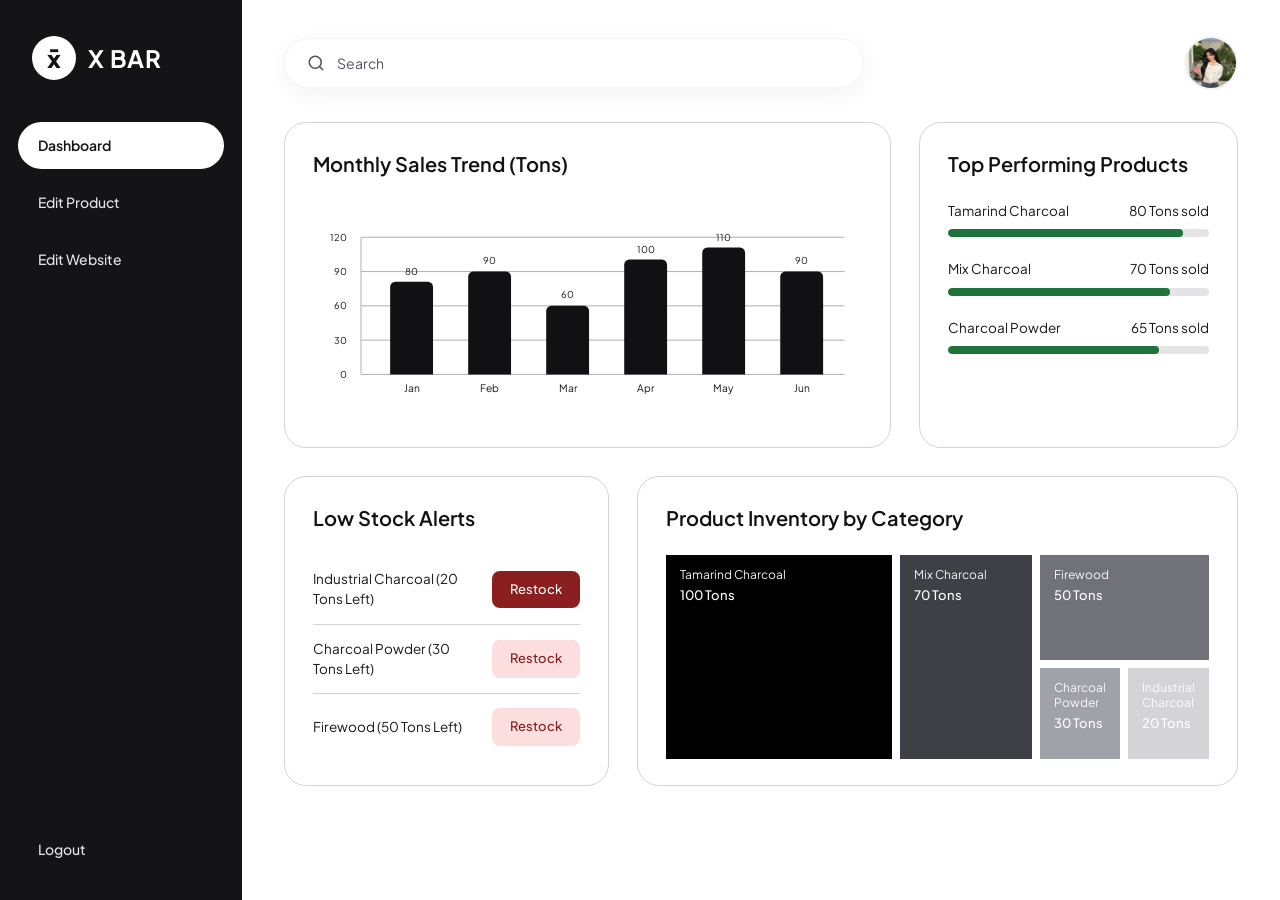
<file: redesign/admin/dashboard.html>
<!DOCTYPE html>
<html lang="en">
<head>
  <meta charset="UTF-8">
  <meta name="viewport" content="width=device-width, initial-scale=1.0">
  <title>X BAR - Admin Dashboard</title>
  <link rel="preconnect" href="https://fonts.googleapis.com">
  <link rel="preconnect" href="https://fonts.gstatic.com" crossorigin>
  <link href="https://fonts.googleapis.com/css2?family=Plus+Jakarta+Sans:wght@400;500;600;700;800&display=swap" rel="stylesheet">
  <link rel="stylesheet" href="./admin.css">
</head>
<body>

  <div class="admin-shell">
    <!-- ================= SIDEBAR ================= -->
    <aside class="admin-sidebar">
      <div>
        <a href="../index.html" class="sidebar-brand" title="Back to Website">
          <div class="sidebar-logo-circle">x̄</div>
          <span class="sidebar-brand-text">X BAR</span>
        </a>

        <nav class="sidebar-nav">
          <a href="./dashboard.html" class="sidebar-link active">Dashboard</a>
          <a href="./products.html" class="sidebar-link">Edit Product</a>
          <a href="./website.html" class="sidebar-link">Edit Website</a>
        </nav>
      </div>

      <a href="./login.html" class="sidebar-logout">Logout</a>
    </aside>

    <!-- ================= MAIN CONTENT ================= -->
    <main class="admin-main">
      <!-- Top Bar -->
      <header class="admin-topbar">
        <div class="topbar-search">
          <svg width="18" height="18" viewBox="0 0 24 24" fill="none" stroke="currentColor" stroke-width="2" stroke-linecap="round" stroke-linejoin="round">
            <circle cx="11" cy="11" r="8"></circle>
            <line x1="21" y1="21" x2="16.65" y2="16.65"></line>
          </svg>
          <input type="text" id="dashboardSearch" placeholder="Search" autocomplete="off">
        </div>

        <div class="topbar-right">
          <button type="button" id="topAvatarBtn" class="avatar-btn" title="Edit Profile">
            <img src="../assets/admin-avatar.jpg" alt="Admin Profile">
          </button>
        </div>
      </header>

      <!-- Top Grid: Monthly Sales Trend + Top Performing Products -->
      <section class="dashboard-grid-top">
        <div class="dash-card">
          <h2 class="dash-card-title">Monthly Sales Trend (Tons)</h2>
          <div class="chart-wrap">
            <svg viewBox="0 0 640 220" width="100%" height="100%" role="img" aria-label="Monthly Sales Trend Bar Chart">
              <!-- Gridlines & Y-Axis Labels -->
              <line x1="56" y1="24" x2="620" y2="24" stroke="#a1a1aa" stroke-width="1"/>
              <text x="40" y="28" text-anchor="end" font-size="11" fill="#18181b">120</text>

              <line x1="56" y1="64" x2="620" y2="64" stroke="#a1a1aa" stroke-width="1"/>
              <text x="40" y="68" text-anchor="end" font-size="11" fill="#18181b">90</text>

              <line x1="56" y1="104" x2="620" y2="104" stroke="#a1a1aa" stroke-width="1"/>
              <text x="40" y="108" text-anchor="end" font-size="11" fill="#18181b">60</text>

              <line x1="56" y1="144" x2="620" y2="144" stroke="#a1a1aa" stroke-width="1"/>
              <text x="40" y="148" text-anchor="end" font-size="11" fill="#18181b">30</text>

              <line x1="56" y1="184" x2="620" y2="184" stroke="#a1a1aa" stroke-width="1"/>
              <text x="40" y="188" text-anchor="end" font-size="11" fill="#18181b">0</text>

              <line x1="56" y1="24" x2="56" y2="184" stroke="#a1a1aa" stroke-width="1"/>

              <!-- Jan: 80 -->
              <text x="115" y="68" text-anchor="middle" font-size="11" fill="#18181b">80</text>
              <path d="M90,82 a6,6 0 0 1 6,-6 h38 a6,6 0 0 1 6,6 v102 h-50 z" fill="#111113"/>
              <text x="115" y="204" text-anchor="middle" font-size="12" fill="#18181b">Jan</text>

              <!-- Feb: 90 -->
              <text x="206" y="55" text-anchor="middle" font-size="11" fill="#18181b">90</text>
              <path d="M181,70 a6,6 0 0 1 6,-6 h38 a6,6 0 0 1 6,6 v114 h-50 z" fill="#111113"/>
              <text x="206" y="204" text-anchor="middle" font-size="12" fill="#18181b">Feb</text>

              <!-- Mar: 60 -->
              <text x="297" y="95" text-anchor="middle" font-size="11" fill="#18181b">60</text>
              <path d="M272,110 a6,6 0 0 1 6,-6 h38 a6,6 0 0 1 6,6 v74 h-50 z" fill="#111113"/>
              <text x="297" y="204" text-anchor="middle" font-size="12" fill="#18181b">Mar</text>

              <!-- Apr: 100 -->
              <text x="388" y="42" text-anchor="middle" font-size="11" fill="#18181b">100</text>
              <path d="M363,56 a6,6 0 0 1 6,-6 h38 a6,6 0 0 1 6,6 v128 h-50 z" fill="#111113"/>
              <text x="388" y="204" text-anchor="middle" font-size="12" fill="#18181b">Apr</text>

              <!-- May: 110 -->
              <text x="479" y="28" text-anchor="middle" font-size="11" fill="#18181b">110</text>
              <path d="M454,42 a6,6 0 0 1 6,-6 h38 a6,6 0 0 1 6,6 v142 h-50 z" fill="#111113"/>
              <text x="479" y="204" text-anchor="middle" font-size="12" fill="#18181b">May</text>

              <!-- Jun: 90 -->
              <text x="570" y="55" text-anchor="middle" font-size="11" fill="#18181b">90</text>
              <path d="M545,70 a6,6 0 0 1 6,-6 h38 a6,6 0 0 1 6,6 v114 h-50 z" fill="#111113"/>
              <text x="570" y="204" text-anchor="middle" font-size="12" fill="#18181b">Jun</text>
            </svg>
          </div>
        </div>

        <div class="dash-card">
          <h2 class="dash-card-title">Top Performing Products</h2>
          <div class="top-products-list">
            <div class="searchable-item">
              <div class="top-product-head">
                <span>Tamarind Charcoal</span>
                <span>80 Tons sold</span>
              </div>
              <div class="top-product-bar-bg">
                <div class="top-product-bar-fill" style="width: 90%;"></div>
              </div>
            </div>

            <div class="searchable-item">
              <div class="top-product-head">
                <span>Mix Charcoal</span>
                <span>70 Tons sold</span>
              </div>
              <div class="top-product-bar-bg">
                <div class="top-product-bar-fill" style="width: 85%;"></div>
              </div>
            </div>

            <div class="searchable-item">
              <div class="top-product-head">
                <span>Charcoal Powder</span>
                <span>65 Tons sold</span>
              </div>
              <div class="top-product-bar-bg">
                <div class="top-product-bar-fill" style="width: 81%;"></div>
              </div>
            </div>
          </div>
        </div>
      </section>

      <!-- Bottom Grid: Low Stock Alerts + Product Inventory by Category -->
      <section class="dashboard-grid-bottom">
        <div class="dash-card">
          <h2 class="dash-card-title">Low Stock Alerts</h2>
          <div class="alert-list">
            <div class="alert-row searchable-item">
              <span class="alert-text">Industrial Charcoal (20 Tons Left)</span>
              <a href="./products.html?edit=industrial-charcoal" class="btn-restock btn-restock-critical">Restock</a>
            </div>
            <div class="alert-row searchable-item">
              <span class="alert-text">Charcoal Powder (30 Tons Left)</span>
              <a href="./products.html?edit=charcoal-powder" class="btn-restock btn-restock-warn">Restock</a>
            </div>
            <div class="alert-row searchable-item">
              <span class="alert-text">Firewood (50 Tons Left)</span>
              <a href="./products.html?edit=firewood" class="btn-restock btn-restock-warn">Restock</a>
            </div>
          </div>
        </div>

        <div class="dash-card">
          <h2 class="dash-card-title">Product Inventory by Category</h2>
          <div class="treemap-grid" id="inventoryTreemap">
            <div class="treemap-tile searchable-item" style="background-color: #000000;">
              <span class="treemap-name">Tamarind Charcoal</span>
              <span class="treemap-qty">100 Tons</span>
            </div>

            <div class="treemap-tile searchable-item" style="background-color: #3f3f46;">
              <span class="treemap-name">Mix Charcoal</span>
              <span class="treemap-qty">70 Tons</span>
            </div>

            <div class="treemap-right-col">
              <div class="treemap-tile searchable-item" style="background-color: #71717a;">
                <span class="treemap-name">Firewood</span>
                <span class="treemap-qty">50 Tons</span>
              </div>

              <div class="treemap-bottom-split">
                <div class="treemap-tile searchable-item" style="background-color: #a1a1aa;">
                  <span class="treemap-name">Charcoal Powder</span>
                  <span class="treemap-qty">30 Tons</span>
                </div>
                <div class="treemap-tile searchable-item" style="background-color: #d4d4d8;">
                  <span class="treemap-name">Industrial Charcoal</span>
                  <span class="treemap-qty">20 Tons</span>
                </div>
              </div>
            </div>
          </div>
        </div>
      </section>
    </main>
  </div>

  <!-- ================= EDIT PROFILE MODAL (Edit profil.svg) ================= -->
  <div id="editProfileModal" class="admin-modal-backdrop" aria-hidden="true">
    <div class="admin-modal-card" role="dialog" aria-modal="true" aria-labelledby="editProfileTitle">
      <div class="modal-media-col">
        <div class="modal-avatar-circle" id="profileAvatarPreview">AE</div>
        <input type="file" id="profileAvatarFile" accept="image/png,image/jpeg" hidden>
        <button type="button" id="profileChangeImgBtn" class="btn-pill btn-outline-dark" style="width:100%;">Change Image</button>
      </div>

      <form id="editProfileForm" class="modal-form-col">
        <h2 id="editProfileTitle" class="modal-form-title">Edit Profile</h2>

        <div class="modal-form-fields">
          <div class="field-group">
            <label for="profileNameInput" class="field-label">Name</label>
            <input type="text" id="profileNameInput" class="field-input" placeholder="Enter your name" required>
          </div>

          <div class="field-group">
            <label for="profileEmailInput" class="field-label">Email</label>
            <input type="email" id="profileEmailInput" class="field-input" placeholder="Enter your email" required>
          </div>

          <div class="field-group">
            <label for="profileNewPassInput" class="field-label">New Password</label>
            <input type="password" id="profileNewPassInput" class="field-input" placeholder="Enter new password">
          </div>

          <div class="field-group">
            <label for="profileLastPassInput" class="field-label">Last Password</label>
            <input type="password" id="profileLastPassInput" class="field-input" placeholder="Input last password">
          </div>
        </div>

        <div class="modal-form-actions">
          <button type="button" id="profileCancelBtn" class="btn-pill btn-outline-dark">Cancel</button>
          <button type="submit" class="btn-pill btn-dark">Save</button>
        </div>
      </form>
    </div>
  </div>

  <script src="./admin.js"></script>
  <script>
    document.addEventListener('DOMContentLoaded', function () {
      window.XBarAdmin.initEditProfileModal();

      const searchInput = document.getElementById('dashboardSearch');
      searchInput.addEventListener('input', function () {
        const q = this.value.trim().toLowerCase();
        document.querySelectorAll('.searchable-item').forEach(item => {
          const match = !q || item.textContent.toLowerCase().includes(q);
          item.style.opacity = match ? '1' : '0.25';
        });
      });
    });
  </script>
</body>
</html>
</file>
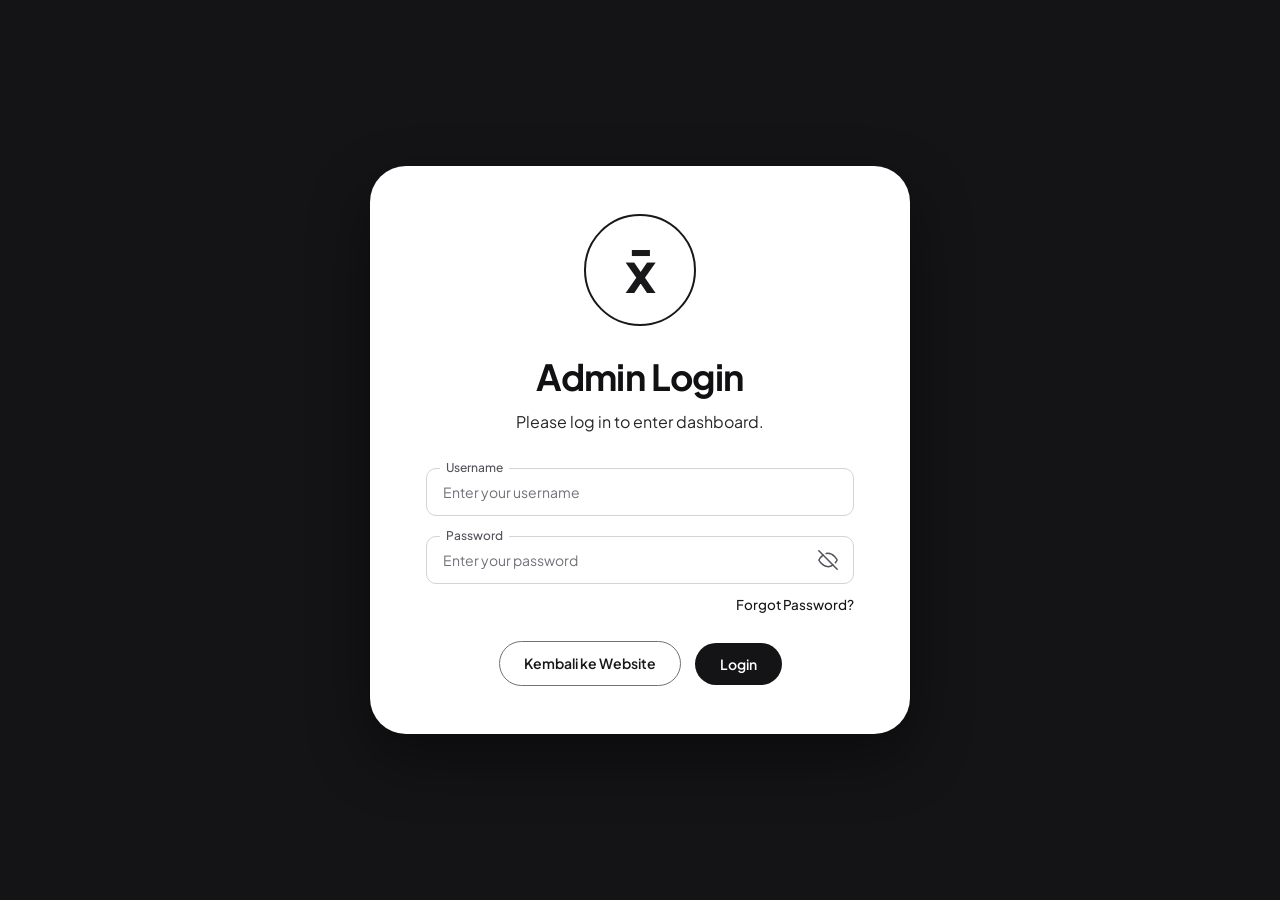
<file: redesign/admin/login.html>
<!DOCTYPE html>
<html lang="id">
<head>
  <meta charset="UTF-8">
  <meta name="viewport" content="width=device-width, initial-scale=1.0">
  <title>X BAR - Admin Login</title>
  <link rel="preconnect" href="https://fonts.googleapis.com">
  <link rel="preconnect" href="https://fonts.gstatic.com" crossorigin>
  <link href="https://fonts.googleapis.com/css2?family=Plus+Jakarta+Sans:wght@400;500;600;700;800&display=swap" rel="stylesheet">
  <link rel="stylesheet" href="./admin.css">
</head>
<body class="login-page-body">

  <main class="login-card">
    <div class="login-emblem" aria-hidden="true">
      <span class="login-emblem-symbol">x̄</span>
    </div>

    <h1 class="login-title">Admin Login</h1>
    <p class="login-subtitle">Please log in to enter dashboard.</p>

    <form id="loginForm" class="login-form">
      <div class="field-group">
        <label for="loginUsername" class="field-label">Username</label>
        <input type="text" id="loginUsername" class="field-input" placeholder="Enter your username" required autocomplete="username">
      </div>

      <div class="field-group">
        <label for="loginPassword" class="field-label">Password</label>
        <div class="password-wrap">
          <input type="password" id="loginPassword" class="field-input" placeholder="Enter your password" required autocomplete="current-password">
          <button type="button" id="togglePasswordBtn" class="password-toggle-btn" aria-label="Toggle Password Visibility">
            <svg id="eyeIcon" width="20" height="20" viewBox="0 0 24 24" fill="none" stroke="currentColor" stroke-width="1.8" stroke-linecap="round" stroke-linejoin="round">
              <path d="M17.94 17.94A10.07 10.07 0 0 1 12 20c-7 0-11-8-11-8a18.45 18.45 0 0 1 5.06-5.94"/>
              <path d="M9.9 4.24A9.12 9.12 0 0 1 12 4c7 0 11 8 11 8a18.5 18.5 0 0 1-2.16 3.19"/>
              <line x1="1" y1="1" x2="23" y2="23"/>
            </svg>
          </button>
        </div>
      </div>

      <div class="login-forgot-row">
        <button type="button" id="forgotBtn" class="login-forgot-link">Forgot Password?</button>
      </div>

      <div class="login-actions">
        <a href="../index.html" class="btn-pill btn-outline-dark">Kembali ke Website</a>
        <button type="submit" class="btn-pill btn-dark">Login</button>
      </div>
    </form>
  </main>

  <script src="./admin.js"></script>
  <script>
    document.addEventListener('DOMContentLoaded', function () {
      const passInput = document.getElementById('loginPassword');
      const toggleBtn = document.getElementById('togglePasswordBtn');
      const eyeIcon = document.getElementById('eyeIcon');

      toggleBtn.addEventListener('click', function () {
        const isPassword = passInput.type === 'password';
        passInput.type = isPassword ? 'text' : 'password';
        eyeIcon.innerHTML = isPassword
          ? '<path d="M1 12s4-8 11-8 11 8 11 8-4 8-11 8-11-8-11-8z"/><circle cx="12" cy="12" r="3"/>'
          : '<path d="M17.94 17.94A10.07 10.07 0 0 1 12 20c-7 0-11-8-11-8a18.45 18.45 0 0 1 5.06-5.94"/><path d="M9.9 4.24A9.12 9.12 0 0 1 12 4c7 0 11 8 11 8a18.5 18.5 0 0 1-2.16 3.19"/><line x1="1" y1="1" x2="23" y2="23"/>';
      });

      document.getElementById('forgotBtn').addEventListener('click', function () {
        window.XBarAdmin.showToast('Please contact system administrator (cvsudut@gmail.com) to reset password.');
      });

      document.getElementById('loginForm').addEventListener('submit', function (e) {
        e.preventDefault();
        window.location.href = './dashboard.html';
      });
    });
  </script>
</body>
</html>
</file>
<file: redesign/admin/admin.css>
/* ==========================================================================
   X BAR Admin Panel Stylesheet
   Matching Figma Admin Designs (Login, Dashboard, Edit Product, Edit Website, Edit Profile)
   ========================================================================== */

*, *::before, *::after {
  box-sizing: border-box;
  margin: 0;
  padding: 0;
}

body {
  font-family: 'Plus Jakarta Sans', -apple-system, BlinkMacSystemFont, "Segoe UI", Roboto, sans-serif;
  color: #18181b;
  background-color: #ffffff;
  line-height: 1.5;
  -webkit-font-smoothing: antialiased;
}

a {
  color: inherit;
  text-decoration: none;
}

button, input, textarea {
  font-family: inherit;
}

/* ==========================================================================
   1. ADMIN LOGIN PAGE (lofi halaman login.svg)
   ========================================================================== */
.login-page-body {
  min-height: 100vh;
  background-color: #141416;
  display: flex;
  align-items: center;
  justify-content: center;
  padding: 24px;
}

.login-card {
  background-color: #ffffff;
  width: 100%;
  max-width: 540px;
  border-radius: 36px;
  padding: 48px 56px;
  box-shadow: 0 24px 60px rgba(0, 0, 0, 0.45);
  display: flex;
  flex-direction: column;
  align-items: center;
}

.login-emblem {
  width: 112px;
  height: 112px;
  border-radius: 50%;
  border: 2px solid #18181b;
  display: flex;
  align-items: center;
  justify-content: center;
  margin-bottom: 24px;
}

.login-emblem-symbol {
  font-size: 56px;
  font-weight: 700;
  color: #18181b;
  line-height: 1;
}

.login-title {
  font-size: 36px;
  font-weight: 700;
  color: #111113;
  letter-spacing: -0.6px;
  margin-bottom: 6px;
  text-align: center;
}

.login-subtitle {
  font-size: 16px;
  color: #27272a;
  margin-bottom: 34px;
  text-align: center;
}

.login-form {
  width: 100%;
  display: flex;
  flex-direction: column;
  gap: 20px;
}

.login-forgot-row {
  display: flex;
  justify-content: flex-end;
  margin-top: -8px;
}

.login-forgot-link {
  font-size: 13.5px;
  font-weight: 500;
  color: #18181b;
  cursor: pointer;
  background: none;
  border: none;
}

.login-forgot-link:hover {
  text-decoration: underline;
}

.login-actions {
  display: flex;
  align-items: center;
  justify-content: center;
  gap: 14px;
  margin-top: 8px;
}

/* ==========================================================================
   2. FLOATING LABEL INPUTS (Used across Login, Modals, Edit Website)
   ========================================================================== */
.field-group {
  position: relative;
  width: 100%;
}

.field-label {
  position: absolute;
  top: -9px;
  left: 14px;
  background-color: #ffffff;
  padding: 0 6px;
  font-size: 12px;
  font-weight: 500;
  color: #52525b;
  z-index: 2;
  pointer-events: none;
}

.field-input,
.field-textarea {
  width: 100%;
  border: 1px solid #d4d4d8;
  border-radius: 10px;
  padding: 14px 16px;
  font-size: 14px;
  color: #18181b;
  background-color: #ffffff;
  outline: none;
  transition: border-color 0.2s ease, box-shadow 0.2s ease;
}

.field-input::placeholder,
.field-textarea::placeholder {
  color: #71717a;
}

.field-input:focus,
.field-textarea:focus {
  border-color: #18181b;
  box-shadow: 0 0 0 2px rgba(24, 24, 27, 0.08);
}

.field-textarea {
  resize: vertical;
  min-height: 160px;
  line-height: 1.65;
}

.password-wrap {
  position: relative;
}

.password-wrap .field-input {
  padding-right: 44px;
}

.password-toggle-btn {
  position: absolute;
  right: 12px;
  top: 50%;
  transform: translateY(-50%);
  background: transparent;
  border: none;
  color: #52525b;
  cursor: pointer;
  display: flex;
  align-items: center;
  justify-content: center;
  padding: 4px;
}

/* ==========================================================================
   3. BUTTONS
   ========================================================================== */
.btn-pill {
  display: inline-flex;
  align-items: center;
  justify-content: center;
  gap: 8px;
  padding: 11px 24px;
  border-radius: 9999px;
  font-size: 14px;
  font-weight: 600;
  cursor: pointer;
  border: 1px solid transparent;
  transition: all 0.2s ease;
  white-space: nowrap;
}

.btn-dark {
  background-color: #141416;
  color: #ffffff;
}

.btn-dark:hover {
  background-color: #27272a;
  transform: translateY(-1px);
  box-shadow: 0 6px 16px rgba(0, 0, 0, 0.14);
}

.btn-outline-dark {
  background-color: #ffffff;
  color: #18181b;
  border-color: #71717a;
}

.btn-outline-dark:hover {
  background-color: #f4f4f5;
  border-color: #18181b;
}

.btn-elevated {
  background-color: #ffffff;
  color: #111113;
  border: 1px solid #f4f4f5;
  box-shadow: 0 6px 20px rgba(0, 0, 0, 0.06);
  padding: 12px 26px;
  font-size: 15px;
  font-weight: 600;
}

.btn-elevated:hover {
  box-shadow: 0 10px 24px rgba(0, 0, 0, 0.1);
  transform: translateY(-1px);
}

/* ==========================================================================
   4. ADMIN APP SHELL (Sidebar + Main Content)
   ========================================================================== */
.admin-shell {
  display: flex;
  min-height: 100vh;
  background-color: #ffffff;
}

.admin-sidebar {
  width: 242px;
  flex-shrink: 0;
  background-color: #141416;
  color: #ffffff;
  padding: 36px 18px 28px;
  display: flex;
  flex-direction: column;
  justify-content: space-between;
  position: sticky;
  top: 0;
  height: 100vh;
}

.sidebar-brand {
  display: flex;
  align-items: center;
  gap: 12px;
  padding: 0 14px;
  margin-bottom: 42px;
}

.sidebar-logo-circle {
  width: 44px;
  height: 44px;
  border-radius: 50%;
  background-color: #ffffff;
  color: #141416;
  display: flex;
  align-items: center;
  justify-content: center;
  font-size: 24px;
  font-weight: 800;
  flex-shrink: 0;
}

.sidebar-brand-text {
  font-size: 24px;
  font-weight: 700;
  letter-spacing: 0.8px;
  color: #ffffff;
}

.sidebar-nav {
  display: flex;
  flex-direction: column;
  gap: 10px;
}

.sidebar-link {
  display: flex;
  align-items: center;
  padding: 13px 20px;
  border-radius: 9999px;
  font-size: 14px;
  font-weight: 500;
  color: #e4e4e7;
  transition: all 0.2s ease;
}

.sidebar-link:hover {
  background-color: rgba(255, 255, 255, 0.08);
  color: #ffffff;
}

.sidebar-link.active {
  background-color: #ffffff;
  color: #141416;
  font-weight: 600;
}

.sidebar-logout {
  display: flex;
  align-items: center;
  padding: 12px 20px;
  border-radius: 9999px;
  font-size: 14px;
  font-weight: 500;
  color: #e4e4e7;
  transition: all 0.2s ease;
}

.sidebar-logout:hover {
  background-color: rgba(255, 255, 255, 0.08);
  color: #ffffff;
}

.admin-main {
  flex: 1;
  min-width: 0;
  padding: 36px 42px 48px;
  background-color: #ffffff;
}

.admin-topbar {
  display: flex;
  align-items: center;
  justify-content: space-between;
  gap: 20px;
  margin-bottom: 32px;
}

.admin-page-title {
  font-size: 30px;
  font-weight: 700;
  color: #111113;
  letter-spacing: -0.5px;
  white-space: nowrap;
}

.topbar-search {
  flex: 1;
  max-width: 580px;
  height: 50px;
  background-color: #ffffff;
  border-radius: 9999px;
  box-shadow: 0 6px 24px rgba(0, 0, 0, 0.05);
  border: 1px solid #f4f4f5;
  display: flex;
  align-items: center;
  gap: 12px;
  padding: 0 22px;
}

.topbar-search svg {
  color: #52525b;
  flex-shrink: 0;
}

.topbar-search input {
  width: 100%;
  border: none;
  outline: none;
  background: transparent;
  font-size: 14px;
  color: #18181b;
}

.topbar-search input::placeholder {
  color: #52525b;
}

.topbar-right {
  display: flex;
  align-items: center;
  gap: 16px;
}

.avatar-btn {
  width: 54px;
  height: 54px;
  border-radius: 50%;
  border: 2px solid #f4f4f5;
  overflow: hidden;
  cursor: pointer;
  padding: 0;
  background-color: #e4e4e7;
  flex-shrink: 0;
  transition: transform 0.2s ease, box-shadow 0.2s ease;
}

.avatar-btn:hover {
  transform: scale(1.04);
  box-shadow: 0 4px 14px rgba(0, 0, 0, 0.12);
}

.avatar-btn img {
  width: 100%;
  height: 100%;
  object-fit: cover;
  display: block;
}

/* ==========================================================================
   5. DASHBOARD WIDGETS (halaman dashboard.svg)
   ========================================================================== */
.dashboard-grid-top {
  display: grid;
  grid-template-columns: 1.9fr 1fr;
  gap: 28px;
  margin-bottom: 28px;
}

.dashboard-grid-bottom {
  display: grid;
  grid-template-columns: 1fr 1.85fr;
  gap: 28px;
}

.dash-card {
  background-color: #ffffff;
  border: 1px solid #d4d4d8;
  border-radius: 22px;
  padding: 26px 28px;
}

.dash-card-title {
  font-size: 20px;
  font-weight: 600;
  color: #111113;
  margin-bottom: 22px;
}

/* Monthly Sales Trend Bar Chart */
.chart-wrap {
  width: 100%;
  height: 220px;
}

/* Top Performing Products */
.top-products-list {
  display: flex;
  flex-direction: column;
  gap: 22px;
}

.top-product-head {
  display: flex;
  align-items: center;
  justify-content: space-between;
  font-size: 13.5px;
  color: #18181b;
  margin-bottom: 8px;
}

.top-product-bar-bg {
  width: 100%;
  height: 8px;
  background-color: #e4e4e7;
  border-radius: 9999px;
  overflow: hidden;
}

.top-product-bar-fill {
  height: 100%;
  background-color: #1e733b;
  border-radius: 9999px;
}

/* Low Stock Alerts */
.alert-list {
  display: flex;
  flex-direction: column;
}

.alert-row {
  display: flex;
  align-items: center;
  justify-content: space-between;
  gap: 14px;
  padding: 14px 0;
  border-bottom: 1px solid #d4d4d8;
}

.alert-row:last-child {
  border-bottom: none;
  padding-bottom: 4px;
}

.alert-text {
  font-size: 13.5px;
  color: #18181b;
}

.btn-restock {
  border: none;
  border-radius: 8px;
  padding: 9px 18px;
  font-size: 13px;
  font-weight: 500;
  cursor: pointer;
  transition: transform 0.15s ease, opacity 0.15s ease;
  flex-shrink: 0;
}

.btn-restock:hover {
  transform: translateY(-1px);
  opacity: 0.92;
}

.btn-restock-critical {
  background-color: #8b1e1e;
  color: #ffffff;
}

.btn-restock-warn {
  background-color: #fcdede;
  color: #7f1d1d;
}

/* Treemap (Product Inventory by Category) */
.treemap-grid {
  display: grid;
  grid-template-columns: 1.55fr 0.9fr 1.15fr;
  gap: 8px;
  height: 204px;
}

.treemap-right-col {
  display: grid;
  grid-template-rows: 1.15fr 1fr;
  gap: 8px;
}

.treemap-bottom-split {
  display: grid;
  grid-template-columns: 1.3fr 1fr;
  gap: 8px;
}

.treemap-tile {
  padding: 12px 14px;
  color: #ffffff;
  display: flex;
  flex-direction: column;
  gap: 4px;
}

.treemap-name {
  font-size: 12px;
  font-weight: 400;
  line-height: 1.25;
  opacity: 0.95;
}

.treemap-qty {
  font-size: 13px;
  font-weight: 500;
}

/* ==========================================================================
   6. MANAGE PRODUCTS (manage product.svg)
   ========================================================================== */
.products-count {
  font-size: 17px;
  font-weight: 500;
  color: #18181b;
  margin-bottom: 14px;
}

.products-table-card {
  border: 1px solid #d4d4d8;
  border-radius: 14px;
  overflow: hidden;
  background-color: #ffffff;
}

.products-table-head {
  display: flex;
  align-items: center;
  justify-content: space-between;
  padding: 12px 24px;
  background-color: #f8f8f9;
  border-bottom: 1px solid #e4e4e7;
  font-size: 13px;
  font-weight: 500;
  color: #52525b;
}

.product-list-row {
  display: flex;
  align-items: center;
  justify-content: space-between;
  padding: 18px 24px;
  background-color: #ffffff;
  border-bottom: 1px solid #f1f1f4;
  transition: background-color 0.15s ease;
}

.product-list-row:nth-child(even) {
  background-color: #fafafa;
}

.product-list-row:last-child {
  border-bottom: none;
}

.product-row-left {
  display: flex;
  align-items: center;
  gap: 20px;
}

.product-thumb {
  width: 118px;
  height: 92px;
  border-radius: 16px;
  object-fit: cover;
  flex-shrink: 0;
  background-color: #f4f4f5;
}

.product-row-name {
  font-size: 19px;
  font-weight: 500;
  color: #111113;
  margin-bottom: 4px;
}

.product-row-cat {
  font-size: 13px;
  color: #52525b;
}

.product-row-actions {
  display: flex;
  align-items: center;
  gap: 14px;
}

.icon-action-btn {
  width: 34px;
  height: 34px;
  border-radius: 50%;
  border: none;
  background: transparent;
  display: inline-flex;
  align-items: center;
  justify-content: center;
  cursor: pointer;
  color: #18181b;
  transition: transform 0.15s ease, background-color 0.15s ease;
}

.icon-action-btn:hover {
  transform: scale(1.08);
  background-color: #f4f4f5;
}

.icon-delete-btn {
  background-color: #fce7e7;
  color: #991b1b;
}

.icon-delete-btn:hover {
  background-color: #fad1d1;
}

/* ==========================================================================
   7. EDIT WEBSITE (manage website - *.svg)
   ========================================================================== */
.website-tabs {
  display: flex;
  align-items: center;
  justify-content: space-between;
  border-bottom: 1px solid #e4e4e7;
  margin-bottom: 28px;
  gap: 16px;
  overflow-x: auto;
}

.website-tab-btn {
  background: transparent;
  border: none;
  padding: 12px 10px 14px;
  font-size: 17px;
  font-weight: 600;
  color: #18181b;
  cursor: pointer;
  position: relative;
  white-space: nowrap;
  opacity: 0.72;
  transition: opacity 0.2s ease;
}

.website-tab-btn:hover {
  opacity: 1;
}

.website-tab-btn.active {
  opacity: 1;
}

.website-tab-btn.active::after {
  content: '';
  position: absolute;
  left: 0;
  right: 0;
  bottom: -1px;
  height: 2.5px;
  background-color: #18181b;
  border-radius: 2px;
}

.website-panel {
  display: none;
  border: 1px solid #d4d4d8;
  border-radius: 26px;
  padding: 28px 34px 32px;
  background-color: #ffffff;
}

.website-panel.active {
  display: block;
}

.panel-section-heading {
  font-size: 15px;
  font-weight: 600;
  color: #18181b;
  margin-bottom: 12px;
}

/* Header Preview Banner */
.header-preview-box {
  position: relative;
  border-radius: 8px;
  overflow: hidden;
  min-height: 310px;
  padding: 36px 40px;
  display: flex;
  flex-direction: column;
  align-items: center;
  justify-content: center;
  text-align: center;
  color: #ffffff;
  background-size: cover;
  background-position: center;
  margin-bottom: 26px;
}

.header-preview-box::before {
  content: '';
  position: absolute;
  inset: 0;
  background: linear-gradient(180deg, rgba(10, 10, 12, 0.45) 0%, rgba(15, 15, 18, 0.75) 100%);
}

.header-preview-inner {
  position: relative;
  z-index: 1;
  max-width: 650px;
}

.preview-brand {
  font-size: 48px;
  font-weight: 800;
  letter-spacing: -1px;
  line-height: 1.05;
  margin-bottom: 6px;
}

.preview-subtitle {
  font-size: 20px;
  font-weight: 700;
  margin-bottom: 12px;
}

.preview-desc {
  font-size: 13.5px;
  line-height: 1.6;
  color: #f4f4f5;
  margin-bottom: 20px;
}

.preview-btns {
  display: flex;
  align-items: center;
  justify-content: center;
  gap: 12px;
}

.preview-btn-white {
  background: #ffffff;
  color: #18181b;
  padding: 8px 20px;
  border-radius: 9999px;
  font-size: 12px;
  font-weight: 600;
}

.preview-btn-outline {
  border: 1px solid rgba(255, 255, 255, 0.55);
  color: #ffffff;
  padding: 8px 24px;
  border-radius: 9999px;
  font-size: 12px;
  font-weight: 600;
}

.header-edit-grid {
  display: grid;
  grid-template-columns: 2.35fr 1fr;
  gap: 28px;
  align-items: start;
}

.header-inputs-col {
  display: flex;
  flex-direction: column;
  gap: 18px;
}

.dual-lang-grid {
  display: grid;
  grid-template-columns: 1fr 1fr;
  gap: 18px;
}

.hero-upload-col {
  display: flex;
  flex-direction: column;
  justify-content: space-between;
  min-height: 225px;
}

.hero-upload-row {
  display: flex;
  align-items: center;
  gap: 16px;
  margin-top: 10px;
}

.hero-upload-icon {
  width: 44px;
  height: 44px;
  color: #27272a;
  flex-shrink: 0;
}

.upload-hint {
  font-size: 11px;
  color: #52525b;
  margin-top: 6px;
}

.panel-footer-actions {
  display: flex;
  align-items: center;
  justify-content: flex-end;
  gap: 12px;
  margin-top: 22px;
}

.panel-footer-between {
  display: flex;
  align-items: center;
  justify-content: space-between;
  gap: 12px;
  margin-top: 22px;
}

/* History Cards Horizontal Scroll */
.history-cards-scroll {
  display: flex;
  gap: 22px;
  overflow-x: auto;
  padding-bottom: 16px;
}

.history-period-card {
  min-width: 460px;
  flex: 1 0 460px;
  border: 1px solid #d4d4d8;
  border-radius: 22px;
  padding: 22px;
  display: flex;
  flex-direction: column;
  gap: 18px;
  background-color: #ffffff;
}

/* Vision & Mission */
.vm-columns-grid {
  display: grid;
  grid-template-columns: 1fr 1fr;
  gap: 26px;
}

.vm-col {
  display: flex;
  flex-direction: column;
  gap: 18px;
}

/* Gallery Tab */
.gallery-admin-grid {
  display: grid;
  grid-template-columns: 230px 1fr;
  gap: 24px;
  align-items: start;
}

.upload-dropzone {
  background-color: #d4d4d8;
  border-radius: 18px;
  min-height: 310px;
  padding: 24px 16px;
  display: flex;
  flex-direction: column;
  align-items: center;
  justify-content: center;
  text-align: center;
  cursor: pointer;
  position: relative;
  overflow: hidden;
  transition: background-color 0.2s ease;
}

.upload-dropzone:hover {
  background-color: #c7c7cc;
}

.upload-dropzone img.preview-img {
  position: absolute;
  inset: 0;
  width: 100%;
  height: 100%;
  object-fit: cover;
}

.upload-dropzone-title {
  font-size: 14px;
  font-weight: 700;
  color: #111113;
  margin-bottom: 4px;
}

.upload-dropzone-sub {
  font-size: 12px;
  color: #27272a;
}

.upload-dropzone-actions {
  display: flex;
  align-items: center;
  justify-content: space-between;
  gap: 10px;
  margin-top: 14px;
}

.gallery-items-scroll {
  display: flex;
  gap: 18px;
  overflow-x: auto;
  padding-bottom: 12px;
}

.gallery-admin-card {
  width: 190px;
  flex-shrink: 0;
}

.gallery-card-head {
  display: flex;
  align-items: center;
  justify-content: space-between;
  gap: 6px;
  margin-bottom: 10px;
}

.gallery-filename {
  font-size: 13px;
  color: #18181b;
  overflow: hidden;
  text-overflow: ellipsis;
  white-space: nowrap;
}

.gallery-card-icons {
  display: flex;
  align-items: center;
  gap: 6px;
}

.gallery-card-img {
  width: 100%;
  height: 280px;
  object-fit: cover;
  border-radius: 10px;
  background-color: #f4f4f5;
}

/* ==========================================================================
   8. ADMIN MODALS (Add Product, Edit Product, Edit Profile)
   ========================================================================== */
.admin-modal-backdrop {
  position: fixed;
  inset: 0;
  background-color: rgba(0, 0, 0, 0.55);
  backdrop-filter: blur(4px);
  z-index: 9999;
  display: flex;
  align-items: center;
  justify-content: center;
  padding: 24px;
  opacity: 0;
  visibility: hidden;
  transition: all 0.25s ease;
}

.admin-modal-backdrop.active {
  opacity: 1;
  visibility: visible;
}

.admin-modal-card {
  background-color: #ffffff;
  border: 1.5px solid #18181b;
  border-radius: 30px;
  width: 100%;
  max-width: 1060px;
  padding: 42px 46px;
  display: grid;
  grid-template-columns: 380px 1fr;
  gap: 40px;
  box-shadow: 0 24px 60px rgba(0, 0, 0, 0.28);
  transform: translateY(14px) scale(0.98);
  transition: all 0.25s ease;
}

.admin-modal-backdrop.active .admin-modal-card {
  transform: translateY(0) scale(1);
}

.modal-media-col {
  display: flex;
  flex-direction: column;
  gap: 18px;
}

.modal-square-dropzone {
  width: 100%;
  aspect-ratio: 1 / 1;
  border-radius: 16px;
  background-color: #d4d4d8;
  display: flex;
  flex-direction: column;
  align-items: center;
  justify-content: center;
  text-align: center;
  padding: 24px;
  cursor: pointer;
  position: relative;
  overflow: hidden;
}

.modal-square-dropzone img {
  position: absolute;
  inset: 0;
  width: 100%;
  height: 100%;
  object-fit: cover;
}

.modal-avatar-circle {
  width: 320px;
  height: 320px;
  margin: 0 auto;
  border-radius: 50%;
  background-color: #e4e4e7;
  display: flex;
  align-items: center;
  justify-content: center;
  font-size: 84px;
  font-weight: 500;
  color: #c4c4c9;
  overflow: hidden;
  position: relative;
}

.modal-avatar-circle img {
  width: 100%;
  height: 100%;
  object-fit: cover;
}

.modal-form-col {
  display: flex;
  flex-direction: column;
}

.modal-form-title {
  font-size: 30px;
  font-weight: 700;
  color: #111113;
  margin-bottom: 24px;
}

.modal-form-fields {
  display: flex;
  flex-direction: column;
  gap: 20px;
  flex: 1;
}

.modal-form-actions {
  display: flex;
  align-items: center;
  justify-content: flex-end;
  gap: 12px;
  margin-top: 24px;
}

/* ==========================================================================
   9. TOAST NOTIFICATION
   ========================================================================== */
.admin-toast {
  position: fixed;
  bottom: 28px;
  right: 28px;
  background-color: #141416;
  color: #ffffff;
  padding: 13px 22px;
  border-radius: 9999px;
  font-size: 14px;
  font-weight: 500;
  box-shadow: 0 12px 30px rgba(0, 0, 0, 0.25);
  z-index: 12000;
  opacity: 0;
  transform: translateY(12px);
  pointer-events: none;
  transition: all 0.25s ease;
}

.admin-toast.show {
  opacity: 1;
  transform: translateY(0);
}

/* ==========================================================================
   10. RESPONSIVE
   ========================================================================== */
@media (max-width: 1080px) {
  .dashboard-grid-top,
  .dashboard-grid-bottom,
  .header-edit-grid,
  .vm-columns-grid,
  .gallery-admin-grid,
  .admin-modal-card {
    grid-template-columns: 1fr;
  }
  .modal-avatar-circle {
    width: 200px;
    height: 200px;
    font-size: 56px;
  }
}

@media (max-width: 820px) {
  .admin-shell {
    flex-direction: column;
  }
  .admin-sidebar {
    width: 100%;
    height: auto;
    position: static;
    padding: 18px 20px;
  }
  .sidebar-brand {
    margin-bottom: 16px;
  }
  .sidebar-nav {
    flex-direction: row;
    flex-wrap: wrap;
    gap: 8px;
  }
  .admin-main {
    padding: 24px 20px;
  }
  .admin-topbar {
    flex-wrap: wrap;
  }
  .dual-lang-grid {
    grid-template-columns: 1fr;
  }
  .history-period-card {
    min-width: 300px;
    flex: 1 0 300px;
  }
  .treemap-grid {
    grid-template-columns: 1fr;
    height: auto;
  }
  .treemap-tile {
    min-height: 76px;
  }
}
</file>
